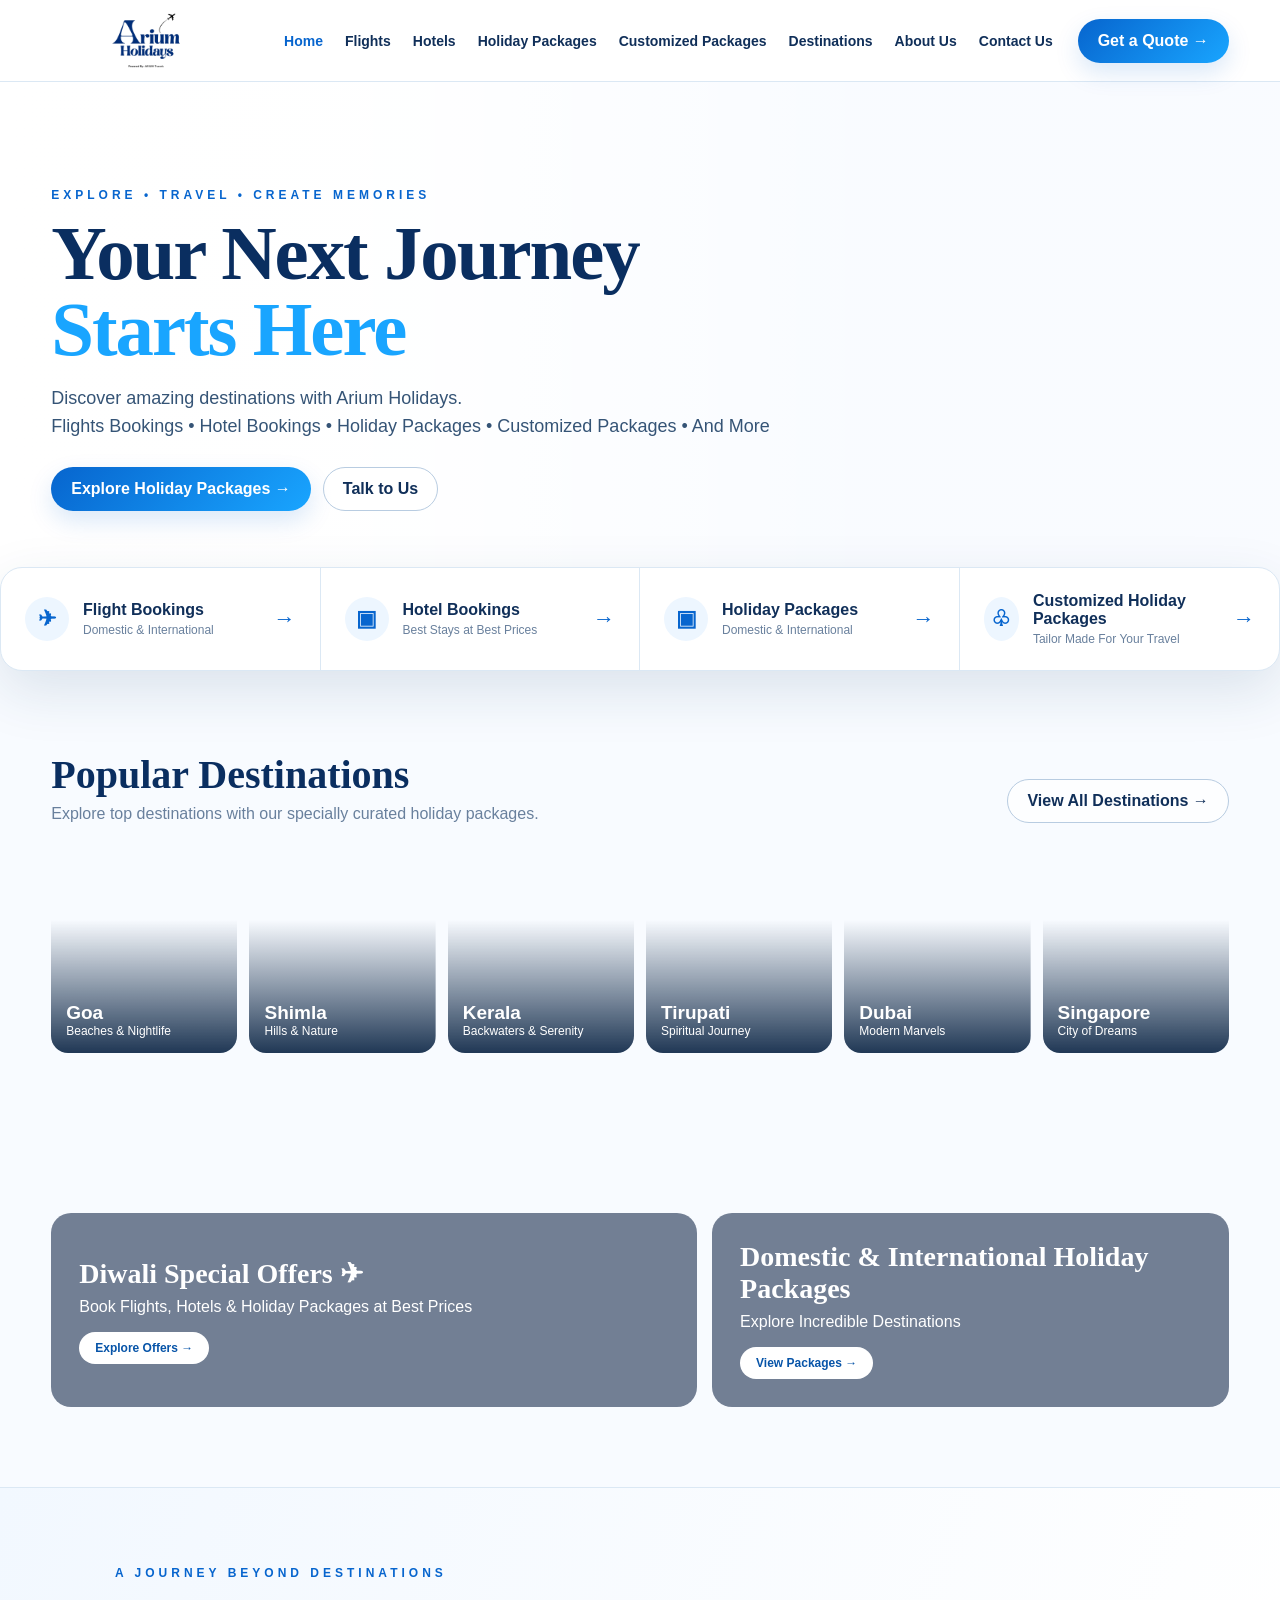
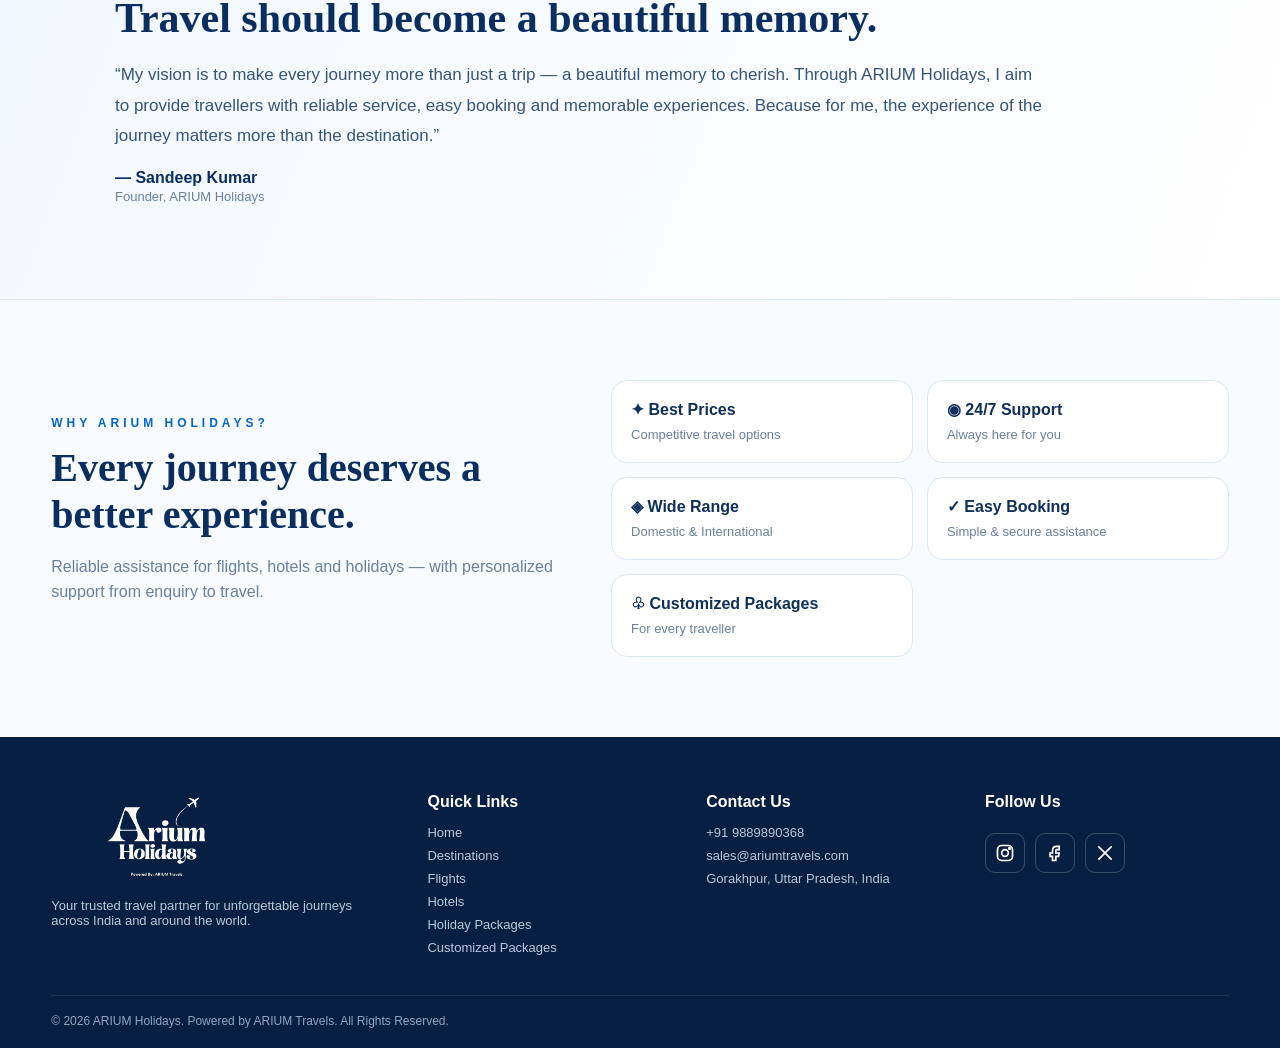
<file: index.html>
<!doctype html>
<html lang="en">
<head>
  <meta charset="utf-8">
  <meta name="viewport" content="width=device-width,initial-scale=1">
  <meta name="description" content="ARIUM Holidays — Flight bookings, hotel bookings, holiday packages and customized travel. Powered by ARIUM Travels.">
  <title>ARIUM Holidays | Powered by ARIUM Travels</title>
  <link rel="stylesheet" href="style.css">
</head>
<body>
<header class="site-header">
  <div class="container nav">
    <a class="brand" href="index.html"><img src="arium-holidays-logo.png" alt="ARIUM Holidays"></a>
    <button class="menu-toggle" aria-label="Open menu">☰</button>
    <nav class="nav-links">
      <a class="active" href="index.html">Home</a>
      <a href="#services">Flights</a>
      <a href="#services">Hotels</a>
      <a href="#packages">Holiday Packages</a>
      <a href="#custom">Customized Packages</a>
      <a href="destinations.html">Destinations</a>
      <a href="#about">About Us</a>
      <a href="#contact">Contact Us</a>
    </nav>
    <a class="quote-btn" href="https://wa.me/919889890368?text=Hello%20ARIUM%20Holidays%2C%20I%20want%20a%20travel%20quote." target="_blank">Get a Quote →</a>
  </div>
</header>

<main>
<section class="hero">
  <div class="container hero-content">
    <p class="eyebrow">EXPLORE • TRAVEL • CREATE MEMORIES</p>
    <h1>Your Next Journey<br><span>Starts Here</span></h1>
    <p class="hero-text">Discover amazing destinations with Arium Holidays.<br>
      Flights Bookings • Hotel Bookings • Holiday Packages • Customized Packages • And More</p>
    <div class="actions">
      <a class="primary-btn" href="#packages">Explore Holiday Packages →</a>
      <a class="secondary-btn" href="https://wa.me/919889890368?text=Hello%20ARIUM%20Holidays%2C%20please%20share%20your%20best%20travel%20offers." target="_blank">Talk to Us</a>
    </div>
  </div>
</section>

<section class="service-wrap" id="services">
  <div class="services">
    <a class="service-card" href="https://wa.me/919889890368?text=I%20want%20Flight%20Booking%20assistance." target="_blank">
      <div class="service-icon">✈</div><div><b>Flight Bookings</b><small>Domestic & International</small></div><span>→</span>
    </a>
    <a class="service-card" href="https://wa.me/919889890368?text=I%20want%20Hotel%20Booking%20assistance." target="_blank">
      <div class="service-icon">▣</div><div><b>Hotel Bookings</b><small>Best Stays at Best Prices</small></div><span>→</span>
    </a>
    <a class="service-card" href="#packages">
      <div class="service-icon">▣</div><div><b>Holiday Packages</b><small>Domestic & International</small></div><span>→</span>
    </a>
    <a class="service-card" href="#custom">
      <div class="service-icon">♧</div><div><b>Customized Holiday Packages</b><small>Tailor Made For Your Travel</small></div><span>→</span>
    </a>
  </div>
</section>

<section class="section" id="destinations">
  <div class="container">
    <div class="section-head"><div><h2>Popular Destinations</h2><p>Explore top destinations with our specially curated holiday packages.</p></div>
      <a class="outline-btn" href="destinations.html">View All Destinations →</a>
    </div>
    <div class="destination-grid">
      <a class="destination-card" style="--bg:url('https://images.unsplash.com/photo-1512343879784-a960bf40e7f2?auto=format&fit=crop&w=900&q=85')" href="destinations.html#goa"><strong>Goa</strong><small>Beaches & Nightlife</small></a>
      <a class="destination-card" style="--bg:url('https://images.unsplash.com/photo-1626621341517-bbf3d9990a23?auto=format&fit=crop&w=900&q=85')" href="destinations.html#shimla"><strong>Shimla</strong><small>Hills & Nature</small></a>
      <a class="destination-card" style="--bg:url('https://images.unsplash.com/photo-1602216056096-3b40cc0c9944?auto=format&fit=crop&w=900&q=85')" href="destinations.html#kerala"><strong>Kerala</strong><small>Backwaters & Serenity</small></a>
      <a class="destination-card" style="--bg:url('https://images.unsplash.com/photo-1582510003544-4d00b7f74220?auto=format&fit=crop&w=900&q=85')" href="destinations.html#tirupati"><strong>Tirupati</strong><small>Spiritual Journey</small></a>
      <a class="destination-card" style="--bg:url('https://images.unsplash.com/photo-1518684079-3c830dcef090?auto=format&fit=crop&w=900&q=85')" href="destinations.html#dubai"><strong>Dubai</strong><small>Modern Marvels</small></a>
      <a class="destination-card" style="--bg:url('https://images.unsplash.com/photo-1525625293386-3f8f99389edd?auto=format&fit=crop&w=900&q=85')" href="destinations.html#singapore"><strong>Singapore</strong><small>City of Dreams</small></a>
    </div>
  </div>
</section>

<section class="section packages" id="packages">
  <div class="container offer-grid">
    <div class="offer offer-diwali"><div><h3>Diwali Special Offers ✈</h3><p>Book Flights, Hotels & Holiday Packages at Best Prices</p><a href="https://wa.me/919889890368?text=Please%20share%20Diwali%20Special%20Offers." target="_blank">Explore Offers →</a></div></div>
    <div class="offer offer-domestic"><div><h3>Domestic & International Holiday Packages</h3><p>Explore Incredible Destinations</p><a href="destinations.html">View Packages →</a></div></div>
  </div>
</section>

<section class="founder" id="custom">
  <div class="container founder-inner">
    <div>
      <p class="eyebrow">A JOURNEY BEYOND DESTINATIONS</p>
      <h2>Travel should become a beautiful memory.</h2>
      <p class="founder-copy">“My vision is to make every journey more than just a trip — a beautiful memory to cherish. Through ARIUM Holidays, I aim to provide travellers with reliable service, easy booking and memorable experiences. Because for me, the experience of the journey matters more than the destination.”</p>
      <p class="signature">— Sandeep Kumar<br><span>Founder, ARIUM Holidays</span></p>
    </div>
  </div>
</section>

<section class="section" id="about">
  <div class="container why">
    <div><p class="eyebrow">WHY ARIUM HOLIDAYS?</p><h2>Every journey deserves a better experience.</h2><p>Reliable assistance for flights, hotels and holidays — with personalized support from enquiry to travel.</p></div>
    <div class="benefits">
      <div><b>✦ Best Prices</b><span>Competitive travel options</span></div>
      <div><b>◉ 24/7 Support</b><span>Always here for you</span></div>
      <div><b>◈ Wide Range</b><span>Domestic & International</span></div>
      <div><b>✓ Easy Booking</b><span>Simple & secure assistance</span></div>
      <div><b>♧ Customized Packages</b><span>For every traveller</span></div>
    </div>
  </div>
</section>
</main>

<footer id="contact">
  <div class="container footer-grid">
    <div><img class="footer-logo" src="arium-holidays-logo.png" alt="ARIUM Holidays"><p>Your trusted travel partner for unforgettable journeys across India and around the world.</p></div>
    <div><h4>Quick Links</h4><a href="index.html">Home</a><a href="destinations.html">Destinations</a><a href="#services">Flights</a><a href="#services">Hotels</a><a href="#packages">Holiday Packages</a><a href="#custom">Customized Packages</a></div>
    <div><h4>Contact Us</h4><a href="tel:+919889890368">+91 9889890368</a><a href="mailto:sales@ariumtravels.com">sales@ariumtravels.com</a><span>Gorakhpur, Uttar Pradesh, India</span></div>
    <div><h4>Follow Us</h4><div class="social">
      <a aria-label="Instagram" href="https://www.instagram.com/ariumtravels?stkn=MW42bW94dzFkc2R2MA==" target="_blank"><svg viewBox="0 0 24 24"><rect x="3" y="3" width="18" height="18" rx="5"/><circle cx="12" cy="12" r="4"/><circle cx="17.5" cy="6.5" r="1"/></svg></a>
      <a aria-label="Facebook" href="https://www.facebook.com/share/1BtN3FnvJt/" target="_blank"><svg viewBox="0 0 24 24"><path d="M14 8h3V4h-3c-3.3 0-5 2-5 5v3H6v4h3v5h4v-5h3.3l.7-4H13V9c0-.7.3-1 1-1z"/></svg></a>
      <a aria-label="X" href="https://x.com/AriumTravel" target="_blank"><svg viewBox="0 0 24 24"><path d="M4 4l16 16M20 4L4 20"/></svg></a>
    </div></div>
  </div>
  <div class="container copyright">© 2026 ARIUM Holidays. Powered by ARIUM Travels. All Rights Reserved.</div>
</footer>

</body>
</html>
</file>
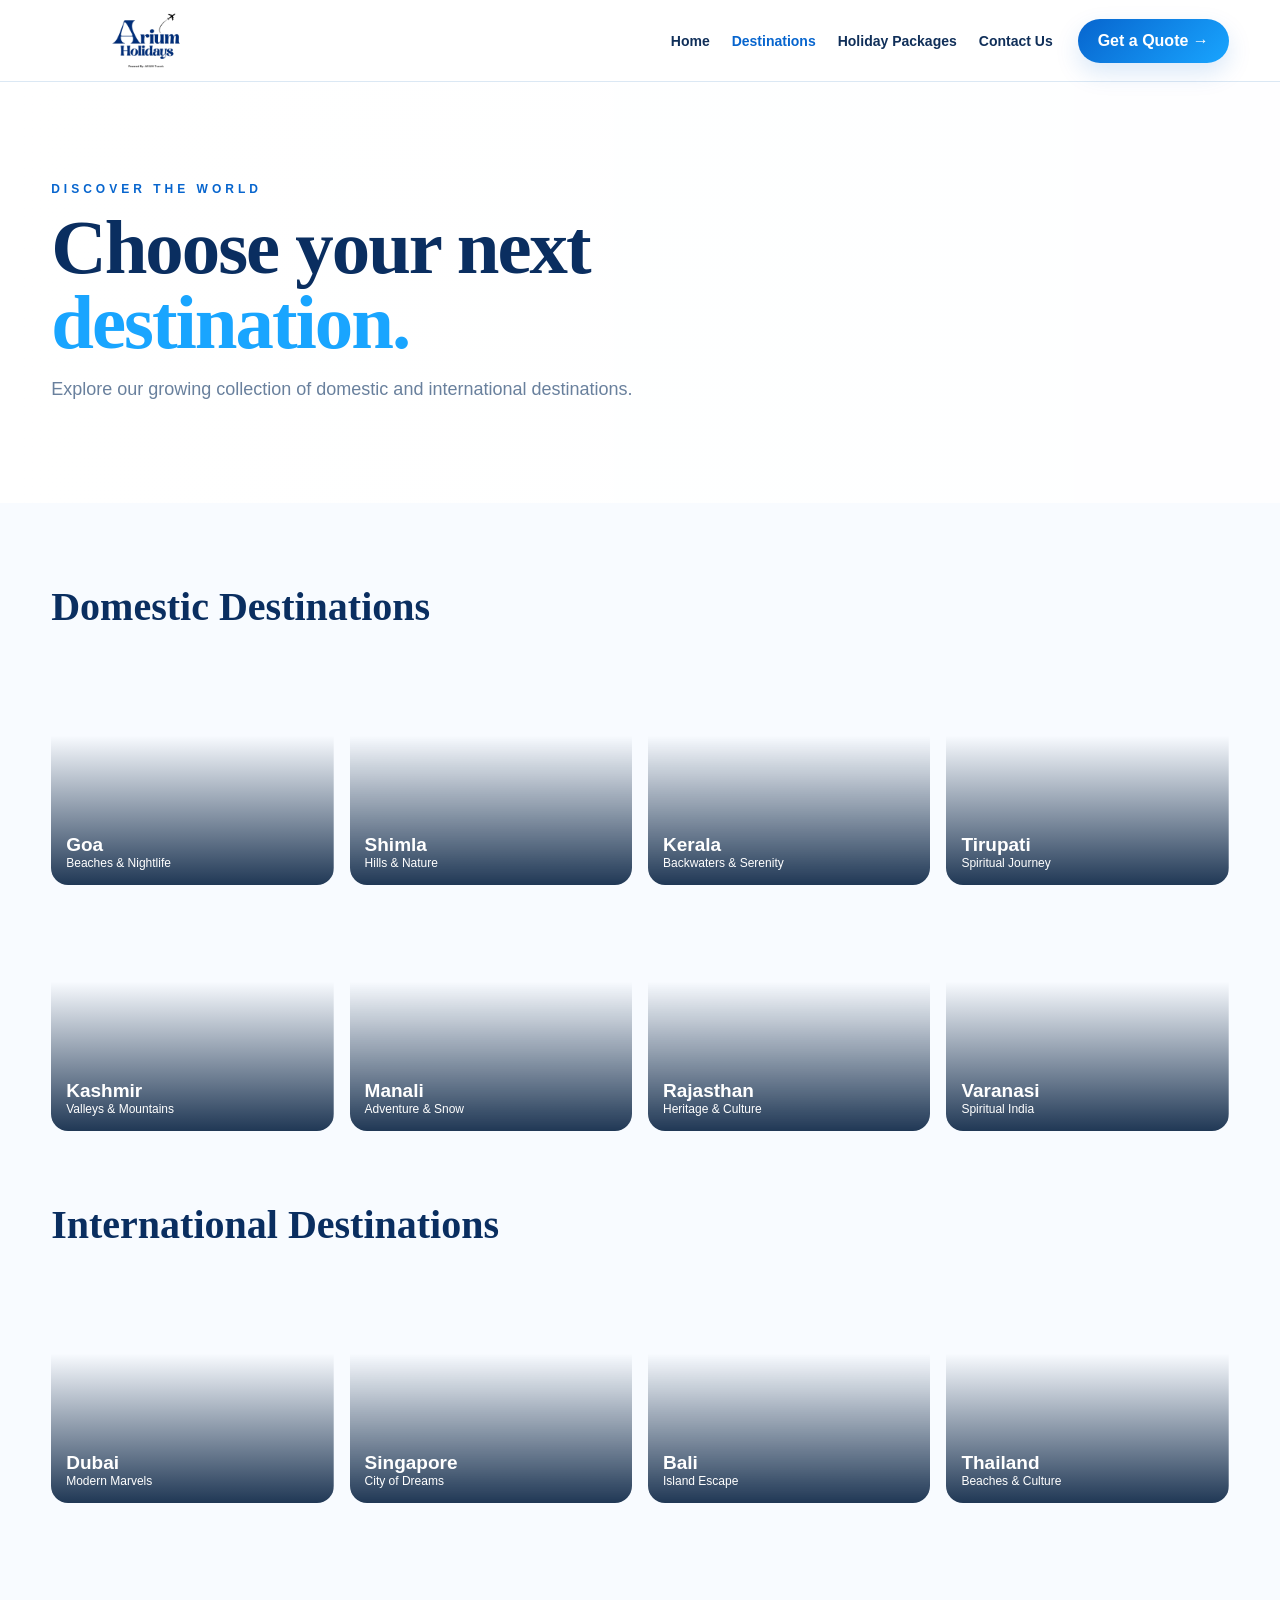
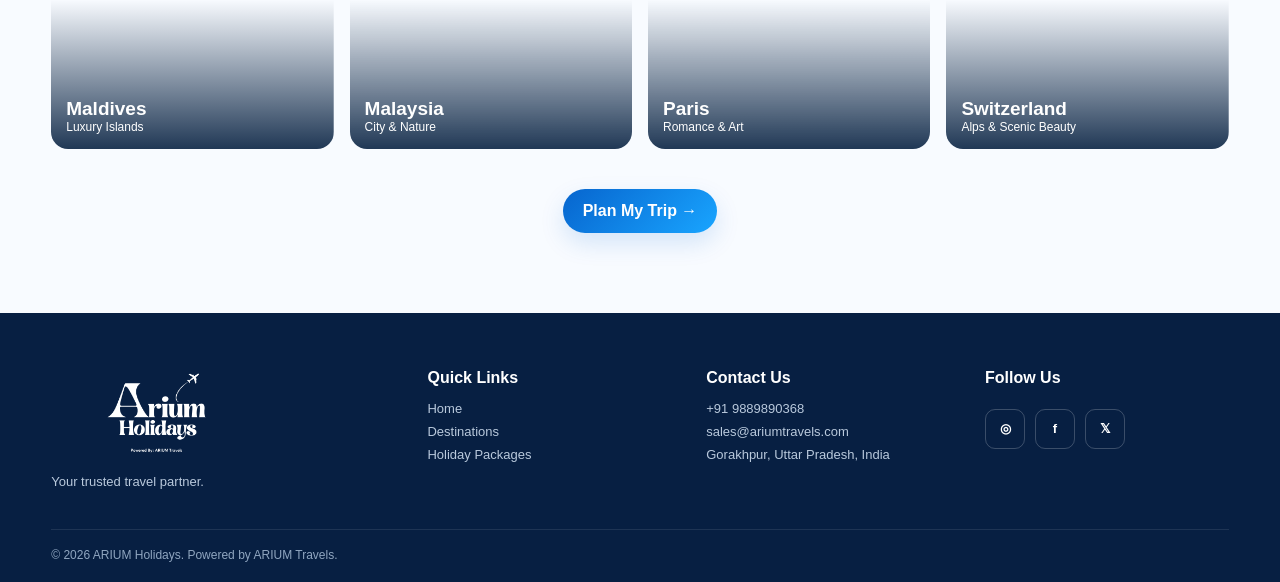
<file: destinations.html>
<!doctype html>
<html lang="en"><head><meta charset="utf-8"><meta name="viewport" content="width=device-width,initial-scale=1"><title>Destinations | ARIUM Holidays</title><link rel="stylesheet" href="style.css"></head>
<body>
<header class="site-header"><div class="container nav"><a class="brand" href="index.html"><img src="arium-holidays-logo.png" alt="ARIUM Holidays"></a><button class="menu-toggle">☰</button><nav class="nav-links"><a href="index.html">Home</a><a class="active" href="destinations.html">Destinations</a><a href="index.html#packages">Holiday Packages</a><a href="index.html#contact">Contact Us</a></nav><a class="quote-btn" href="https://wa.me/919889890368?text=Hello%20ARIUM%20Holidays%2C%20I%20want%20a%20travel%20quote." target="_blank">Get a Quote →</a></div></header>
<section class="destination-hero"><div class="container"><p class="eyebrow">DISCOVER THE WORLD</p><h1>Choose your next<br><span>destination.</span></h1><p>Explore our growing collection of domestic and international destinations.</p></div></section>
<section class="section"><div class="container">
<h2>Domestic Destinations</h2><div class="all-destinations">
<div id="goa" class="large-dest" style="--bg:url('https://images.unsplash.com/photo-1512343879784-a960bf40e7f2?auto=format&fit=crop&w=900&q=85')"><b>Goa</b><small>Beaches & Nightlife</small></div>
<div id="shimla" class="large-dest" style="--bg:url('https://images.unsplash.com/photo-1626621341517-bbf3d9990a23?auto=format&fit=crop&w=900&q=85')"><b>Shimla</b><small>Hills & Nature</small></div>
<div id="kerala" class="large-dest" style="--bg:url('https://images.unsplash.com/photo-1602216056096-3b40cc0c9944?auto=format&fit=crop&w=900&q=85')"><b>Kerala</b><small>Backwaters & Serenity</small></div>
<div id="tirupati" class="large-dest" style="--bg:url('https://images.unsplash.com/photo-1582510003544-4d00b7f74220?auto=format&fit=crop&w=900&q=85')"><b>Tirupati</b><small>Spiritual Journey</small></div>
<div class="large-dest" style="--bg:url('https://images.unsplash.com/photo-1599661046289-e31897846e41?auto=format&fit=crop&w=900&q=85')"><b>Kashmir</b><small>Valleys & Mountains</small></div>
<div class="large-dest" style="--bg:url('https://images.unsplash.com/photo-1599661046289-e31897846e41?auto=format&fit=crop&w=900&q=85')"><b>Manali</b><small>Adventure & Snow</small></div>
<div class="large-dest" style="--bg:url('https://images.unsplash.com/photo-1524492412937-b28074a5d7da?auto=format&fit=crop&w=900&q=85')"><b>Rajasthan</b><small>Heritage & Culture</small></div>
<div class="large-dest" style="--bg:url('https://images.unsplash.com/photo-1567157577867-05ccb1388e66?auto=format&fit=crop&w=900&q=85')"><b>Varanasi</b><small>Spiritual India</small></div>
</div>
<h2 class="international-title">International Destinations</h2>
<div class="all-destinations">
<div id="dubai" class="large-dest" style="--bg:url('https://images.unsplash.com/photo-1518684079-3c830dcef090?auto=format&fit=crop&w=900&q=85')"><b>Dubai</b><small>Modern Marvels</small></div>
<div id="singapore" class="large-dest" style="--bg:url('https://images.unsplash.com/photo-1525625293386-3f8f99389edd?auto=format&fit=crop&w=900&q=85')"><b>Singapore</b><small>City of Dreams</small></div>
<div class="large-dest" style="--bg:url('https://images.unsplash.com/photo-1537996194471-e657df975ab4?auto=format&fit=crop&w=900&q=85')"><b>Bali</b><small>Island Escape</small></div>
<div class="large-dest" style="--bg:url('https://images.unsplash.com/photo-1552465011-b4e21bf6e79a?auto=format&fit=crop&w=900&q=85')"><b>Thailand</b><small>Beaches & Culture</small></div>
<div class="large-dest" style="--bg:url('https://images.unsplash.com/photo-1519451241324-20b4ea2c4220?auto=format&fit=crop&w=900&q=85')"><b>Maldives</b><small>Luxury Islands</small></div>
<div class="large-dest" style="--bg:url('https://images.unsplash.com/photo-1548013146-72479768bada?auto=format&fit=crop&w=900&q=85')"><b>Malaysia</b><small>City & Nature</small></div>
<div class="large-dest" style="--bg:url('https://images.unsplash.com/photo-1502602898657-3e91760cbb34?auto=format&fit=crop&w=900&q=85')"><b>Paris</b><small>Romance & Art</small></div>
<div class="large-dest" style="--bg:url('https://images.unsplash.com/photo-1501785888041-af3ef285b470?auto=format&fit=crop&w=900&q=85')"><b>Switzerland</b><small>Alps & Scenic Beauty</small></div>
</div>
<div class="center-cta"><a class="primary-btn" href="https://wa.me/919889890368?text=Hello%20ARIUM%20Holidays%2C%20I%20want%20a%20package%20for%20a%20destination." target="_blank">Plan My Trip →</a></div>
</div></section>
<footer><div class="container footer-grid"><div><img class="footer-logo" src="arium-holidays-logo.png" alt="ARIUM Holidays"><p>Your trusted travel partner.</p></div><div><h4>Quick Links</h4><a href="index.html">Home</a><a href="destinations.html">Destinations</a><a href="index.html#packages">Holiday Packages</a></div><div><h4>Contact Us</h4><a href="tel:+919889890368">+91 9889890368</a><a href="mailto:sales@ariumtravels.com">sales@ariumtravels.com</a><span>Gorakhpur, Uttar Pradesh, India</span></div><div><h4>Follow Us</h4><div class="social"><a href="https://www.instagram.com/ariumtravels?stkn=MW42bW94dzFkc2R2MA==" target="_blank">◎</a><a href="https://www.facebook.com/share/1BtN3FnvJt/" target="_blank">f</a><a href="https://x.com/AriumTravel" target="_blank">𝕏</a></div></div></div><div class="container copyright">© 2026 ARIUM Holidays. Powered by ARIUM Travels.</div></footer>
</body></html>
</file>
<file: style.css>
:root{--blue:#0765ce;--blue2:#19a5ff;--navy:#082653;--ink:#102f59;--muted:#69809d;--line:#dbe8f4;--bg:#f8fbff}*{box-sizing:border-box}html{scroll-behavior:smooth}body{margin:0;font-family:Inter,Arial,sans-serif;color:var(--ink);background:var(--bg)}a{text-decoration:none;color:inherit}.container{width:min(1240px,92%);margin:auto}.site-header{height:82px;background:#fff;border-bottom:1px solid var(--line);position:sticky;top:0;z-index:20}.nav{height:100%;display:flex;align-items:center;gap:25px}.brand img{width:190px;height:72px;object-fit:contain;display:block;background:transparent}.nav-links{display:flex;gap:22px;align-items:center;margin-left:auto;font-size:14px;font-weight:700}.nav-links a:hover,.nav-links .active{color:var(--blue)}.quote-btn,.primary-btn{display:inline-block;background:linear-gradient(135deg,var(--blue),var(--blue2));color:#fff;padding:13px 20px;border-radius:999px;font-weight:800;box-shadow:0 10px 25px #0765ce26}.menu-toggle{display:none;border:0;background:none;font-size:24px}.hero{min-height:535px;display:flex;align-items:center;background:linear-gradient(90deg,#fff 0%,#ffffffeb 32%,#ffffff1a 67%),url('https://images.unsplash.com/photo-1507525428034-b723cf961d3e?auto=format&fit=crop&w=2200&q=85') center/cover}.hero-content{padding:70px 0}.eyebrow{font-size:12px;font-weight:800;letter-spacing:4px;color:var(--blue);margin:0 0 14px}.hero h1,.destination-hero h1{font:700 clamp(48px,6vw,78px)/.98 Georgia,serif;letter-spacing:-2px;color:#0a2e60;margin:0 0 18px}.hero h1 span,.destination-hero h1 span{color:var(--blue2)}.hero-text{font-size:18px;line-height:1.55;color:#355476}.actions{display:flex;gap:12px;margin-top:26px;flex-wrap:wrap}.secondary-btn,.outline-btn{display:inline-block;padding:12px 19px;border:1px solid #b8cce1;border-radius:999px;background:#ffffffc9;font-weight:800}.service-wrap{margin-top:-50px;position:relative;z-index:3}.services{background:#fff;border:1px solid var(--line);border-radius:22px;box-shadow:0 20px 55px #173e6720;display:grid;grid-template-columns:repeat(4,1fr);overflow:hidden}.service-card{display:flex;align-items:center;gap:14px;padding:24px;border-right:1px solid var(--line)}.service-card:last-child{border:0}.service-card:hover{background:#f5faff}.service-icon{width:44px;height:44px;border-radius:50%;display:grid;place-items:center;background:#edf6ff;color:var(--blue);font-size:22px;font-weight:900}.service-card b{display:block}.service-card small{display:block;color:var(--muted);font-size:12px;margin-top:4px}.service-card>span{margin-left:auto;color:var(--blue);font-size:22px}.section{padding:80px 0}.section h2,.why h2{font:700 40px Georgia,serif;color:#0a2e60;margin:0 0 7px}.section-head{display:flex;justify-content:space-between;align-items:end;margin-bottom:25px}.section-head p{color:var(--muted);margin:0}.destination-grid{display:grid;grid-template-columns:repeat(6,1fr);gap:12px}.destination-card,.large-dest{min-height:205px;border-radius:17px;overflow:hidden;position:relative;background-image:linear-gradient(transparent 35%,#001b3cde),var(--bg);background-size:cover;background-position:center;display:flex;flex-direction:column;justify-content:end;padding:15px;color:#fff}.destination-card strong,.large-dest b{font-size:19px}.destination-card small,.large-dest small{font-size:12px}.offer-grid{display:grid;grid-template-columns:1.25fr 1fr;gap:15px}.offer{min-height:175px;border-radius:20px;padding:28px;background-size:cover;background-position:center;position:relative;overflow:hidden;color:#fff;display:flex;align-items:center}.offer:before{content:"";position:absolute;inset:0;background:#071b3d8c}.offer>div{position:relative;z-index:1}.offer h3{font:700 28px Georgia,serif;margin:0 0 8px}.offer p{margin:0 0 16px}.offer a{display:inline-block;background:#fff;color:#0754a8;padding:9px 16px;border-radius:999px;font-size:12px;font-weight:800}.offer-diwali{background-image:url('https://images.unsplash.com/photo-1606787366850-de6330128bfc?auto=format&fit=crop&w=1200&q=85')}.offer-domestic{background-image:url('https://images.unsplash.com/photo-1507525428034-b723cf961d3e?auto=format&fit=crop&w=1200&q=85')}.founder{padding:78px 0;background:linear-gradient(110deg,#f2f8ff,#fff);border-top:1px solid var(--line);border-bottom:1px solid var(--line)}.founder-inner{max-width:1050px}.founder h2{font:700 42px Georgia,serif;margin:0 0 18px;color:#0a2e60}.founder-copy{font-size:17px;line-height:1.8;color:#355476;max-width:930px}.signature{font-weight:800;color:#0a2e60}.signature span{font-size:13px;color:var(--muted);font-weight:500}.why{display:grid;grid-template-columns:1fr 1.2fr;gap:45px;align-items:center}.why>div>p:not(.eyebrow){color:var(--muted);line-height:1.6}.benefits{display:grid;grid-template-columns:repeat(2,1fr);gap:14px}.benefits div{background:#fff;border:1px solid var(--line);border-radius:16px;padding:19px}.benefits b{display:block;margin-bottom:6px}.benefits span{font-size:13px;color:var(--muted)}footer{background:#071f42;color:#fff;padding:48px 0 20px}.footer-grid{display:grid;grid-template-columns:1.4fr 1fr 1fr 1fr;gap:35px}.footer-logo{width:210px;height:105px;object-fit:contain;display:block;background:transparent;filter:brightness(0) invert(1)}footer p,footer a,footer span{color:#b9c9dc;font-size:13px;display:block;margin:8px 0}footer h4{margin:8px 0 14px}.social{display:flex;gap:10px;margin-top:14px}.social a{width:40px;height:40px;border:1px solid #ffffff35;border-radius:10px;display:grid;place-items:center;color:#fff;font-weight:900}.social svg{width:20px;height:20px;fill:none;stroke:#fff;stroke-width:2}.copyright{border-top:1px solid #ffffff18;margin-top:32px;padding-top:18px;color:#90a6c0;font-size:12px}.destination-hero{padding:100px 0 85px;background:linear-gradient(90deg,#fff,#ffffffd9),url('https://images.unsplash.com/photo-1501785888041-af3ef285b470?auto=format&fit=crop&w=2000&q=85') center/cover}.destination-hero p:last-child{font-size:18px;color:var(--muted)}.all-destinations{display:grid;grid-template-columns:repeat(4,1fr);gap:16px;margin-top:25px}.large-dest{height:230px}.international-title{margin-top:70px!important}.center-cta{text-align:center;margin-top:40px}@media(max-width:1000px){.nav-links{display:none}.menu-toggle{display:block;margin-left:auto}.services{grid-template-columns:1fr 1fr}.service-card:nth-child(2){border-right:0}.destination-grid{grid-template-columns:repeat(3,1fr)}.footer-grid{grid-template-columns:1fr 1fr}.why{grid-template-columns:1fr}.all-destinations{grid-template-columns:repeat(2,1fr)}}@media(max-width:620px){.site-header{height:70px}.brand img{width:145px;height:62px}.quote-btn{padding:10px 13px;font-size:12px}.hero{min-height:560px}.hero-content{padding:55px 0}.hero h1{font-size:48px}.services,.offer-grid,.footer-grid{grid-template-columns:1fr}.service-card{border-right:0;border-bottom:1px solid var(--line)}.destination-grid{grid-template-columns:repeat(2,1fr)}.destination-card{min-height:175px}.section{padding:60px 0}.section-head{display:block}.outline-btn{margin-top:15px}.benefits{grid-template-columns:1fr}.all-destinations{grid-template-columns:1fr}.destination-hero h1{font-size:48px}}
</file>
